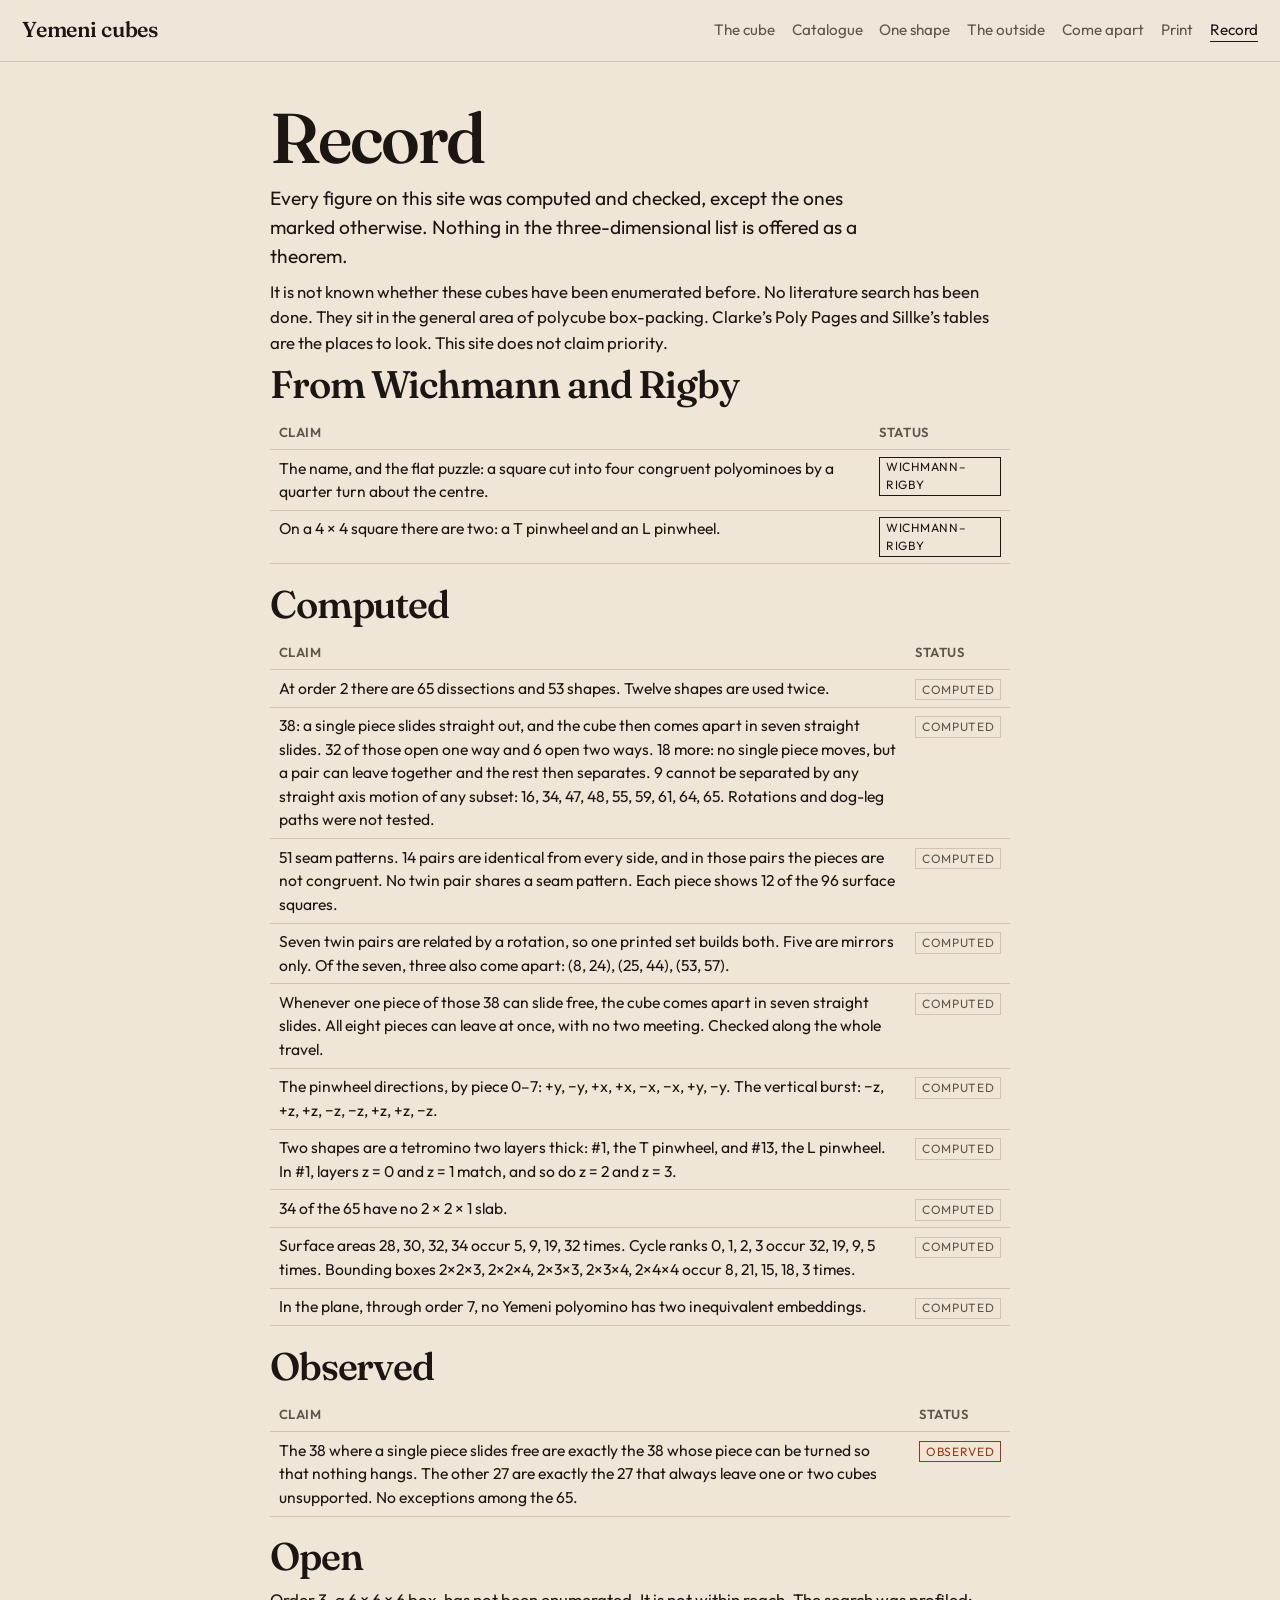
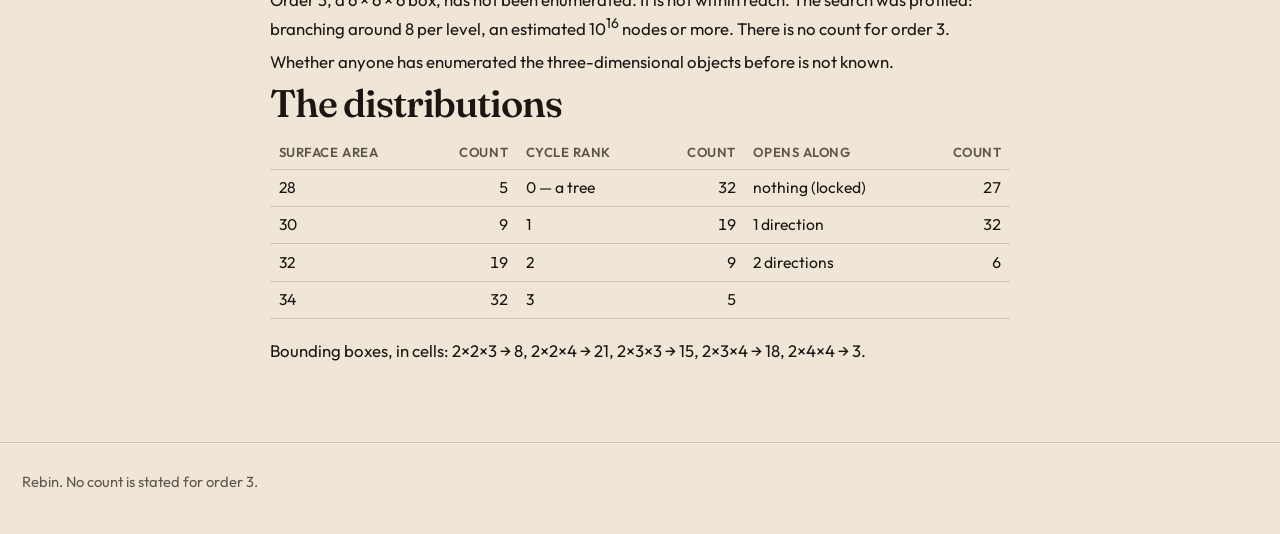
<file: record.html>
<!DOCTYPE html>
<html lang="en">
<head>
  <meta charset="utf-8">
  <meta name="viewport" content="width=device-width, initial-scale=1">
  <title>Record — Yemeni cubes</title>
  <link rel="preconnect" href="https://fonts.googleapis.com">
  <link rel="preconnect" href="https://fonts.gstatic.com" crossorigin>
  <link href="https://fonts.googleapis.com/css2?family=Fraunces:opsz,wght@9..144,500;9..144,600&family=Outfit:wght@400;500;600&display=swap" rel="stylesheet">
  <link rel="stylesheet" href="css/site.css">
</head>
<body>
  <header class="site-head">
    <a class="brand" href="index.html">Yemeni cubes</a>
    <nav class="site-nav">
      <a href="index.html">The cube</a>
      <a href="catalogue.html">Catalogue</a>
      <a href="twins.html">One shape</a>
      <a href="outside.html">The outside</a>
      <a href="apart.html">Come apart</a>
      <a href="print.html">Print</a>
      <a class="here" href="record.html">Record</a>
    </nav>
  </header>
  <main>
    <div class="narrow">
      <section>
        <h1>Record</h1>
        <p class="lede">Every figure on this site was computed and checked, except the ones marked otherwise. Nothing in the three-dimensional list is offered as a theorem.</p>
        <p>It is not known whether these cubes have been enumerated before. No literature search has been done. They sit in the general area of polycube box-packing. Clarke’s Poly Pages and Sillke’s tables are the places to look. This site does not claim priority.</p>

        <h2>From Wichmann and Rigby</h2>
        <table>
          <thead><tr><th>Claim</th><th>Status</th></tr></thead>
          <tbody>
            <tr><td>The name, and the flat puzzle: a square cut into four congruent polyominoes by a quarter turn about the centre.</td><td><span class="tag wr">Wichmann–Rigby</span></td></tr>
            <tr><td>On a 4 × 4 square there are two: a T pinwheel and an L pinwheel.</td><td><span class="tag wr">Wichmann–Rigby</span></td></tr>
          </tbody>
        </table>

        <h2>Computed</h2>
        <table>
          <thead><tr><th>Claim</th><th>Status</th></tr></thead>
          <tbody>
            <tr><td>At order 2 there are 65 dissections and 53 shapes. Twelve shapes are used twice.</td><td><span class="tag">Computed</span></td></tr>
            <tr><td>38: a single piece slides straight out, and the cube then comes apart in seven straight slides. 32 of those open one way and 6 open two ways. 18 more: no single piece moves, but a pair can leave together and the rest then separates. 9 cannot be separated by any straight axis motion of any subset: 16, 34, 47, 48, 55, 59, 61, 64, 65. Rotations and dog-leg paths were not tested.</td><td><span class="tag">Computed</span></td></tr>
            <tr><td>51 seam patterns. 14 pairs are identical from every side, and in those pairs the pieces are not congruent. No twin pair shares a seam pattern. Each piece shows 12 of the 96 surface squares.</td><td><span class="tag">Computed</span></td></tr>
            <tr><td>Seven twin pairs are related by a rotation, so one printed set builds both. Five are mirrors only. Of the seven, three also come apart: (8, 24), (25, 44), (53, 57).</td><td><span class="tag">Computed</span></td></tr>
            <tr><td>Whenever one piece of those 38 can slide free, the cube comes apart in seven straight slides. All eight pieces can leave at once, with no two meeting. Checked along the whole travel.</td><td><span class="tag">Computed</span></td></tr>
            <tr><td>The pinwheel directions, by piece 0–7: +y, −y, +x, +x, −x, −x, +y, −y. The vertical burst: −z, +z, +z, −z, −z, +z, +z, −z.</td><td><span class="tag">Computed</span></td></tr>
            <tr><td>Two shapes are a tetromino two layers thick: #1, the T pinwheel, and #13, the L pinwheel. In #1, layers z = 0 and z = 1 match, and so do z = 2 and z = 3.</td><td><span class="tag">Computed</span></td></tr>
            <tr><td>34 of the 65 have no 2 × 2 × 1 slab.</td><td><span class="tag">Computed</span></td></tr>
            <tr><td>Surface areas 28, 30, 32, 34 occur 5, 9, 19, 32 times. Cycle ranks 0, 1, 2, 3 occur 32, 19, 9, 5 times. Bounding boxes 2×2×3, 2×2×4, 2×3×3, 2×3×4, 2×4×4 occur 8, 21, 15, 18, 3 times.</td><td><span class="tag">Computed</span></td></tr>
            <tr><td>In the plane, through order 7, no Yemeni polyomino has two inequivalent embeddings.</td><td><span class="tag">Computed</span></td></tr>
          </tbody>
        </table>

        <h2>Observed</h2>
        <table>
          <thead><tr><th>Claim</th><th>Status</th></tr></thead>
          <tbody>
            <tr><td>The 38 where a single piece slides free are exactly the 38 whose piece can be turned so that nothing hangs. The other 27 are exactly the 27 that always leave one or two cubes unsupported. No exceptions among the 65.</td><td><span class="tag obs">Observed</span></td></tr>
          </tbody>
        </table>

        <h2>Open</h2>
        <p>Order 3, a 6 × 6 × 6 box, has not been enumerated. It is not within reach. The search was profiled: branching around 8 per level, an estimated 10<sup>16</sup> nodes or more. There is no count for order 3.</p>
        <p>Whether anyone has enumerated the three-dimensional objects before is not known.</p>

        <h2>The distributions</h2>
        <table>
          <thead><tr><th>Surface area</th><th class="num">Count</th><th>Cycle rank</th><th class="num">Count</th><th>Opens along</th><th class="num">Count</th></tr></thead>
          <tbody>
            <tr><td>28</td><td class="num">5</td><td>0 — a tree</td><td class="num">32</td><td>nothing (locked)</td><td class="num">27</td></tr>
            <tr><td>30</td><td class="num">9</td><td>1</td><td class="num">19</td><td>1 direction</td><td class="num">32</td></tr>
            <tr><td>32</td><td class="num">19</td><td>2</td><td class="num">9</td><td>2 directions</td><td class="num">6</td></tr>
            <tr><td>34</td><td class="num">32</td><td>3</td><td class="num">5</td><td></td><td class="num"></td></tr>
          </tbody>
        </table>
        <p>Bounding boxes, in cells: 2×2×3 → 8, 2×2×4 → 21, 2×3×3 → 15, 2×3×4 → 18, 2×4×4 → 3.</p>
      </section>
    </div>
  </main>
  <footer class="site-foot"><p>Rebin. No count is stated for order 3.</p></footer>
</body>
</html>
</file>
<file: css/site.css>
:root {
  --paper: #efe6d8;
  --paper-2: #e5d9c6;
  --ink: #1c1612;
  --muted: #5e564c;
  --line: #d2c4b0;
  --stage: #171411;
  --accent: #9c3418;
  --chip: #f7f1e6;
  --sans: "Outfit", "Avenir Next", "Segoe UI", sans-serif;
  --serif: "Fraunces", "Iowan Old Style", Palatino, serif;
  color-scheme: light;
}

* { box-sizing: border-box; }
html { scroll-behavior: smooth; }
body {
  margin: 0;
  background: var(--paper);
  color: var(--ink);
  font-family: var(--sans);
  font-size: 1.05rem;
  line-height: 1.5;
  font-weight: 400;
}
img { max-width: 100%; }
a { color: inherit; }
button, input, select { font: inherit; color: inherit; }
:focus-visible { outline: 2px solid var(--accent); outline-offset: 3px; }

.site-head {
  display: flex;
  align-items: center;
  justify-content: space-between;
  gap: 1rem 1.5rem;
  padding: 0.9rem 1.4rem;
  border-bottom: 1px solid var(--line);
  position: sticky;
  top: 0;
  background: rgba(239, 230, 216, 0.94);
  backdrop-filter: blur(8px);
  z-index: 5;
  flex-wrap: wrap;
}
.brand {
  font-family: var(--serif);
  font-weight: 560;
  font-size: 1.35rem;
  text-decoration: none;
  letter-spacing: -0.02em;
  white-space: nowrap;
}
.site-nav {
  display: flex;
  flex-wrap: wrap;
  justify-content: flex-end;
  gap: 0.45rem 1.05rem;
  font-size: 0.95rem;
}
.site-nav a {
  text-decoration: none;
  color: var(--muted);
  white-space: nowrap;
}
.site-nav a.here { color: var(--ink); box-shadow: inset 0 -1px 0 var(--ink); }

main { padding: 0 0 4rem; }
.wrap { width: min(1080px, calc(100% - 2.4rem)); margin: 0 auto; }
.narrow { width: min(740px, calc(100% - 2.4rem)); margin: 0 auto; }

h1, h2, h3 {
  font-family: var(--serif);
  font-weight: 560;
  letter-spacing: -0.03em;
  line-height: 1.05;
}
h1 { font-size: clamp(2.6rem, 6vw, 4.4rem); margin: 0 0 0.6rem; }
h2 { font-size: clamp(1.8rem, 3vw, 2.4rem); margin: 0 0 0.7rem; }
h3 { font-size: 1.25rem; margin: 0 0 0.4rem; }
p { margin: 0.55rem 0; }
.lede { font-size: 1.2rem; max-width: 38rem; }

.hero {
  display: grid;
  grid-template-columns: minmax(0, 1.4fr) minmax(16rem, 0.7fr);
  gap: 1.5rem;
  width: min(1180px, calc(100% - 2rem));
  margin: 1rem auto 0;
  align-items: stretch;
}
.stage {
  background: var(--stage);
  min-height: 68vh;
  position: relative;
  border: 1px solid #2a241e;
}
.stage canvas, .view-canvas {
  position: absolute;
  inset: 0;
  width: 100%;
  height: 100%;
}
.view-axes {
  position: absolute;
  left: 0.8rem;
  bottom: 0.7rem;
  margin: 0;
  color: #d9cbb8;
  font-size: 0.82rem;
  letter-spacing: 0.01em;
}
.hero-copy { padding: 1.2rem 0.2rem 0 0; min-width: 0; }
.hero-copy h1 { font-size: clamp(2.3rem, 4vw, 3.5rem); }
.kicker {
  font-size: 0.82rem;
  letter-spacing: 0.14em;
  text-transform: uppercase;
  color: var(--muted);
  margin: 0 0 0.8rem;
}
.count {
  font-family: var(--serif);
  font-size: clamp(5rem, 12vw, 8.5rem);
  line-height: 0.8;
  margin: 0.4rem 0 0.2rem;
  letter-spacing: -0.045em;
  color: var(--accent);
}
.hero-actions, .row-actions { display: flex; flex-wrap: wrap; gap: 0.5rem; margin: 1rem 0; }
button, .button {
  background: transparent;
  border: 1px solid var(--ink);
  padding: 0.45rem 0.75rem;
  cursor: pointer;
  text-decoration: none;
  display: inline-block;
}
button[aria-pressed="true"], button.primary, .button.primary {
  background: var(--ink);
  color: var(--paper);
}
button:disabled { opacity: 0.4; cursor: not-allowed; }
.stage-note { color: var(--muted); font-size: 0.95rem; }

.band {
  display: grid;
  grid-template-columns: repeat(5, 1fr);
  border-top: 1px solid var(--line);
  border-bottom: 1px solid var(--line);
  margin: 2.2rem 0;
}
.band div { padding: 1rem 1.1rem; border-right: 1px solid var(--line); }
.band div:last-child { border-right: 0; }
.band strong {
  display: block;
  font-family: var(--serif);
  font-size: 1.8rem;
  font-weight: 560;
  letter-spacing: -0.03em;
}
.band span { color: var(--muted); font-size: 0.92rem; }

section { padding: 2.4rem 0 0.4rem; }
ol.conditions { padding-left: 1.3rem; max-width: 40rem; }
ol.conditions li { margin: 0.35rem 0; }
ol.conditions li.optional {
  list-style: none;
  margin-left: -1.3rem;
  padding: 0.8rem 0.9rem;
  background: var(--paper-2);
  border-left: 3px solid var(--accent);
}
.optional[hidden] { display: none; }

.figure-block { margin: 1.2rem 0 0.4rem; }
.axes-note { color: var(--muted); font-size: 0.88rem; margin: 0.35rem 0 0.6rem; }
.layer-row { display: flex; flex-wrap: wrap; gap: 1rem 1.3rem; align-items: flex-end; }
.layer { margin: 0; }
.layer figcaption { font-size: 0.85rem; color: var(--muted); margin-bottom: 0.25rem; }
.layer-grid, .net-face {
  display: grid;
  grid-template-columns: repeat(4, 1.45rem);
  grid-auto-rows: 1.45rem;
}
.sq {
  border-style: solid;
  border-color: #1c1612;
  display: grid;
  place-items: center;
  font-size: 0.68rem;
  font-weight: 600;
  color: #1c1612;
  text-shadow: 0 0 2px #fff, 0 0 2px #fff;
}
.axis-x { font-size: 0.78rem; color: var(--muted); margin-top: 0.2rem; }
.two-pics { display: flex; flex-wrap: wrap; gap: 2rem; margin-top: 0.6rem; }
.two-pics figcaption { margin-top: 0.35rem; font-size: 0.92rem; }

.net {
  display: grid;
  grid-template-columns: repeat(4, max-content);
  grid-template-areas:
    ". top . ."
    "left front right back"
    ". bottom . .";
  justify-content: start;
  width: max-content;
  max-width: 100%;
}
.net-top { grid-area: top; }
.net-left { grid-area: left; }
.net-front { grid-area: front; }
.net-right { grid-area: right; }
.net-back { grid-area: back; }
.net-bottom { grid-area: bottom; }
.net-scroll { overflow-x: auto; padding-bottom: 0.4rem; }

.legend { display: flex; flex-wrap: wrap; gap: 0.55rem 0.8rem; margin: 0.4rem 0 0.8rem; }
.legend-item { display: inline-flex; align-items: center; gap: 0.3rem; font-size: 0.85rem; color: var(--muted); }
.legend-item i { width: 0.85rem; height: 0.85rem; display: block; border: 1px solid #1c1612; }

.next-links { list-style: none; padding: 0; margin: 1rem 0 0; }
.next-links a { text-underline-offset: 0.18em; }

.filters { display: flex; flex-wrap: wrap; gap: 0.4rem; margin: 0.8rem 0; }
.filters button { font-size: 0.92rem; }
.shown { color: var(--muted); }

.cards {
  display: grid;
  grid-template-columns: repeat(auto-fill, minmax(11.5rem, 1fr));
  gap: 0.7rem;
}
.card {
  text-align: left;
  background: var(--chip);
  border: 1px solid var(--line);
  padding: 0.55rem;
  display: grid;
  gap: 0.35rem;
}
.card.on { border-color: var(--ink); }
.card b { font-family: var(--serif); font-size: 1.15rem; font-weight: 560; }
.card small { color: var(--muted); line-height: 1.3; }
.mini { display: flex; gap: 0.2rem; }
.mini-grid { display: grid; grid-template-columns: repeat(4, 0.42rem); grid-auto-rows: 0.42rem; }
.mini-grid i { display: block; }

.detail {
  display: grid;
  grid-template-columns: minmax(0, 1.3fr) minmax(16rem, 0.7fr);
  gap: 1.2rem;
  margin: 1rem 0 1.6rem;
}
.detail .stage { min-height: 460px; }
.stat-list { list-style: none; padding: 0; margin: 0.4rem 0 0.8rem; }
.stat-list li { display: flex; justify-content: space-between; gap: 1rem; border-bottom: 1px solid var(--line); padding: 0.35rem 0; }
.stat-list span { color: var(--muted); }

table { border-collapse: collapse; width: 100%; font-size: 0.98rem; margin: 0.8rem 0 1.2rem; }
th, td { text-align: left; padding: 0.4rem 0.55rem; border-bottom: 1px solid var(--line); vertical-align: top; }
th { font-weight: 600; font-size: 0.82rem; letter-spacing: 0.04em; text-transform: uppercase; color: var(--muted); }
tr.pick { cursor: pointer; }
tr.pick.on, tr.pick:hover { background: var(--paper-2); }
td.num, th.num { text-align: right; font-variant-numeric: tabular-nums; }

.callout {
  border-left: 3px solid var(--accent);
  padding: 0.2rem 0 0.2rem 0.9rem;
  margin: 1rem 0;
}
.warn {
  background: #1c1612;
  color: #f3eadc;
  padding: 0.9rem 1rem;
  margin: 1rem 0;
}
.warn strong { font-family: var(--serif); font-weight: 560; font-size: 1.25rem; }

.slider { display: flex; align-items: center; gap: 0.7rem; margin: 0.6rem 0; }
.slider input { width: min(16rem, 100%); accent-color: var(--ink); }

.dims td:first-child { width: 28%; }
.tag {
  display: inline-block;
  font-size: 0.75rem;
  letter-spacing: 0.06em;
  text-transform: uppercase;
  border: 1px solid var(--line);
  padding: 0.05rem 0.35rem;
  color: var(--muted);
}
.tag.obs { border-color: var(--accent); color: var(--accent); }
.tag.wr { border-color: var(--ink); color: var(--ink); }

.site-foot {
  border-top: 1px solid var(--line);
  padding: 1.2rem 1.4rem 2rem;
  color: var(--muted);
  font-size: 0.92rem;
}
.err { color: var(--accent); }

.burst-layout {
  display: grid;
  grid-template-columns: minmax(0, 1.5fr) minmax(16rem, 0.6fr);
  gap: 1.2rem;
  align-items: start;
}
.burst-layout .stage { min-height: 72vh; }
.dirs { display: grid; grid-template-columns: auto 1fr; gap: 0.2rem 0.6rem; font-variant-numeric: tabular-nums; }
.dirs i { width: 0.8rem; height: 0.8rem; display: inline-block; border: 1px solid #1c1612; margin-right: 0.3rem; vertical-align: -1px; }

select {
  background: var(--chip);
  border: 1px solid var(--ink);
  padding: 0.4rem 0.5rem;
  max-width: 100%;
}

@media (max-width: 860px) {
  .hero, .detail, .burst-layout { grid-template-columns: 1fr; }
  .stage, .burst-layout .stage { min-height: 58vh; }
  .band { grid-template-columns: 1fr 1fr; }
  .band div:nth-child(odd) { border-right: 1px solid var(--line); }
  .band div:nth-child(-n+4) { border-bottom: 1px solid var(--line); }
  .site-head { flex-direction: column; align-items: flex-start; gap: 0.4rem; }
  .hero-copy { padding: 0; }
}
@media (prefers-reduced-motion: reduce) {
  html { scroll-behavior: auto; }
}
</file>
